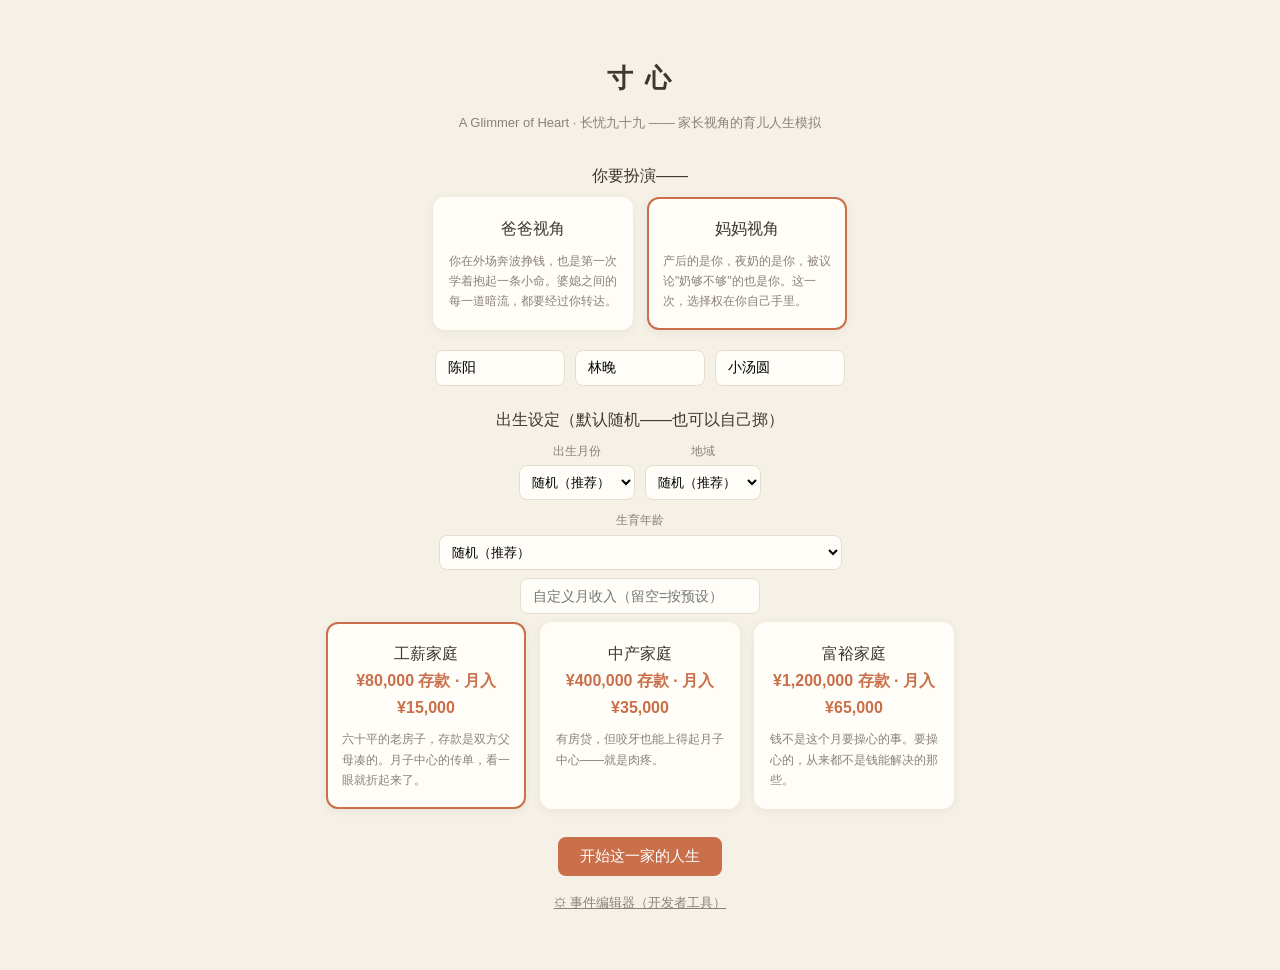
<file: index.html>
<!DOCTYPE html>
<html lang="zh-CN">
<head>
<meta charset="UTF-8">
<meta name="viewport" content="width=device-width, initial-scale=1.0">
<title>寸心 · A Glimmer of Heart</title>
<link rel="stylesheet" href="css/style.css">
</head>
<body>
<div id="app">
  <!-- 开局：选家庭、起名字 -->
  <section id="screen-start" class="screen"></section>
  <!-- 出生报告 -->
  <section id="screen-birth" class="screen hidden"></section>
  <!-- 主游戏界面 -->
  <section id="screen-game" class="screen hidden">
    <header id="topbar"></header>
    <div class="game-layout">
      <aside id="panel-family" class="panel"></aside>
      <main id="event-area"></main>
      <aside id="panel-child" class="panel"></aside>
    </div>
    <div id="tabs">
      <button class="tab-btn active" data-tab="log">时光相册</button>
      <button class="tab-btn" data-tab="dev">开发者视图</button>
    </div>
    <div id="tab-log" class="tab-page"></div>
    <div id="tab-dev" class="tab-page hidden"></div>
  </section>
  <!-- 满月结算 -->
  <section id="screen-end" class="screen hidden"></section>
</div>

<script src="js/data/config.js"></script>
<script src="js/data/flags.js"></script>
<script src="js/data/growth.js"></script>
<script src="js/data/illness.js"></script>
<script src="js/data/anchors.js"></script>
<script src="js/data/templates.js"></script>
<script src="js/core/conditions.js"></script>
<script src="js/core/effects.js"></script>
<script src="js/core/events.js"></script>
<script src="js/core/state.js"></script>
<script src="js/core/engine.js"></script>
<script src="js/ui/assets.js"></script>
<script src="js/ui/render.js"></script>
<script src="js/ui/main.js"></script>
</body>
</html>
</file>
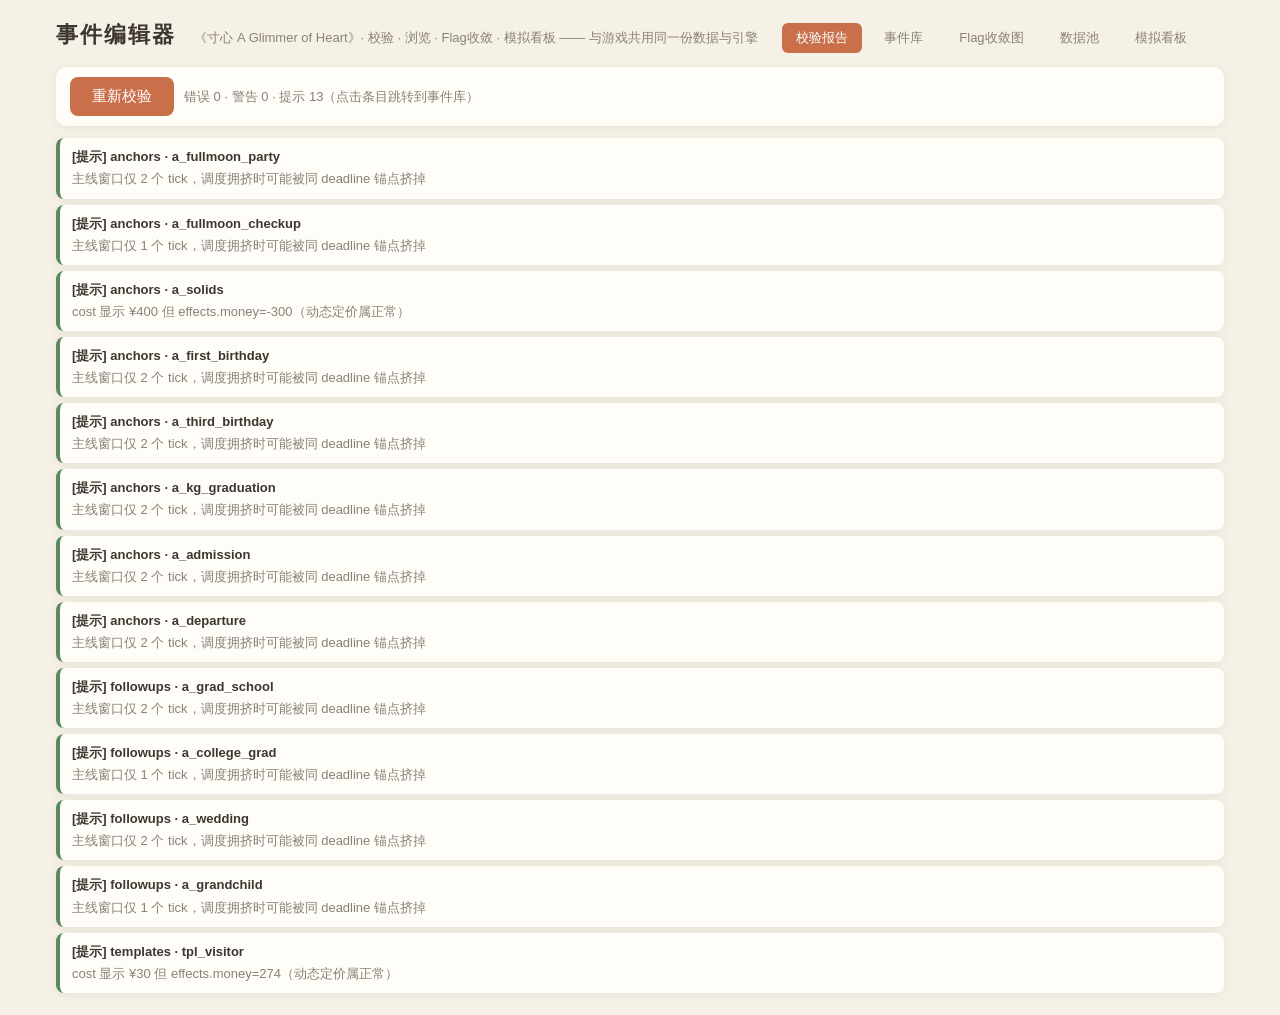
<file: editor.html>
<!DOCTYPE html>
<html lang="zh-CN">
<head>
<meta charset="UTF-8">
<meta name="viewport" content="width=device-width, initial-scale=1.0">
<title>事件编辑器 · 寸心 A Glimmer of Heart</title>
<link rel="stylesheet" href="css/style.css">
<link rel="stylesheet" href="css/editor.css">
</head>
<body data-stage="newborn">
<div id="editor-app">
  <header class="ed-topbar">
    <h1>事件编辑器</h1>
    <span class="sub">《寸心 A Glimmer of Heart》· 校验 · 浏览 · Flag收敛 · 模拟看板 —— 与游戏共用同一份数据与引擎</span>
    <nav class="ed-tabs">
      <button class="tab-btn active" data-tab="validate">校验报告</button>
      <button class="tab-btn" data-tab="library">事件库</button>
      <button class="tab-btn" data-tab="flags">Flag收敛图</button>
      <button class="tab-btn" data-tab="pools">数据池</button>
      <button class="tab-btn" data-tab="sim">模拟看板</button>
    </nav>
  </header>

  <!-- 校验 -->
  <section id="tab-validate" class="ed-page">
    <div class="ed-toolbar">
      <button id="btn-validate">重新校验</button>
      <span id="validate-summary" class="sub"></span>
    </div>
    <div id="validate-list"></div>
  </section>

  <!-- 事件库 -->
  <section id="tab-library" class="ed-page hidden">
    <div class="ed-toolbar">
      <select id="filter-pool">
        <option value="anchors">锚点事件</option>
        <option value="followups">后续事件</option>
        <option value="templates">模板家族</option>
        <option value="illness">疾病池</option>
      </select>
      <select id="filter-stage">
        <option value="">全部阶段</option>
      </select>
      <input id="filter-search" type="text" placeholder="搜索 id / 标题 / 文案…">
      <span id="library-count" class="sub"></span>
    </div>
    <div class="ed-split">
      <div id="library-table" class="ed-table-wrap"></div>
      <div id="library-detail" class="ed-detail"></div>
    </div>
  </section>

  <!-- Flag 收敛图 -->
  <section id="tab-flags" class="ed-page hidden">
    <div class="ed-toolbar">
      <span class="sub">每个 flag：谁设置它（来源/收敛路径）· 谁消费它（条件引用）· 是否注册</span>
    </div>
    <div id="flags-table" class="ed-table-wrap"></div>
  </section>

  <!-- 数据池 -->
  <section id="tab-pools" class="ed-page hidden">
    <div class="ed-toolbar">
      <span class="sub">命运池（出生掷骰）· 消耗品与学费 · 商品价格池 · 固定价格表 · 模板内容池 —— 全部配置数据的只读总览</span>
    </div>
    <div id="pools-report" class="ed-split-v"></div>
  </section>

  <!-- 模拟看板 -->
  <section id="tab-sim" class="ed-page hidden">
    <div class="ed-toolbar">
      <label>局数 <input id="sim-runs" type="number" value="500" min="50" max="5000" step="50"></label>
      <button id="btn-sim">运行模拟</button>
      <button id="btn-sim-stop" class="ghost" disabled>停止</button>
      <div class="ed-progress"><div id="sim-progress-fill"></div></div>
      <span id="sim-status" class="sub"></span>
    </div>
    <div id="sim-report" class="ed-split-v"></div>
  </section>
</div>

<script src="js/data/config.js"></script>
<script src="js/data/flags.js"></script>
<script src="js/data/growth.js"></script>
<script src="js/data/illness.js"></script>
<script src="js/data/anchors.js"></script>
<script src="js/data/templates.js"></script>
<script src="js/core/conditions.js"></script>
<script src="js/core/effects.js"></script>
<script src="js/core/events.js"></script>
<script src="js/core/state.js"></script>
<script src="js/core/engine.js"></script>
<script src="js/editor/validate.js"></script>
<script src="js/editor/dashboard.js"></script>
<script src="js/editor/app.js"></script>
</body>
</html>
</file>
<file: css/style.css>
/* 为人父母 · 月子篇 —— 原型样式 */
:root {
  --bg: #f6f1e7;
  --card: #fffdf8;
  --ink: #3d3730;
  --ink-light: #8a8177;
  --accent: #c96f4a;
  --accent-soft: #f3dccd;
  --line: #e5ddd0;
  --good: #5a8a5c;
  --bad: #b5563f;
  --shadow: 0 2px 10px rgba(80, 60, 40, 0.08);
}

* { box-sizing: border-box; margin: 0; padding: 0; }

body {
  font-family: "PingFang SC", "Microsoft YaHei", sans-serif;
  background: var(--bg);
  color: var(--ink);
  line-height: 1.7;
}

#app { max-width: 960px; margin: 0 auto; padding: 16px; }
.screen { animation: fadein 0.3s ease; }
.hidden { display: none !important; }
@keyframes fadein { from { opacity: 0; } to { opacity: 1; } }

h1 { font-size: 26px; letter-spacing: 2px; }
h2 { font-size: 18px; margin-bottom: 10px; }
.sub { color: var(--ink-light); font-size: 13px; }
.center { text-align: center; }

button {
  font-family: inherit;
  cursor: pointer;
  border: none;
  border-radius: 8px;
  background: var(--accent);
  color: #fff;
  padding: 10px 22px;
  font-size: 15px;
  transition: opacity 0.15s;
}
button:hover { opacity: 0.88; }
button:disabled { background: #cfc7ba; cursor: not-allowed; }
button.ghost { background: transparent; color: var(--accent); border: 1px solid var(--accent); }

/* ---------- 开局屏 ---------- */
.start-box { max-width: 640px; margin: 40px auto; text-align: center; }
.start-box .tagline { margin: 12px 0 28px; }
.name-form { display: flex; gap: 10px; justify-content: center; margin: 24px 0; flex-wrap: wrap; }
.name-form input {
  width: 130px;
  padding: 9px 12px;
  border: 1px solid var(--line);
  border-radius: 8px;
  background: var(--card);
  font-size: 14px;
  font-family: inherit;
}
.preset-cards { display: flex; gap: 14px; justify-content: center; flex-wrap: wrap; }
.preset-card {
  flex: 1 1 170px;
  max-width: 200px;
  background: var(--card);
  border: 2px solid transparent;
  border-radius: 12px;
  padding: 16px 14px;
  cursor: pointer;
  box-shadow: var(--shadow);
  transition: border-color 0.15s;
}
.preset-card:hover { border-color: var(--accent); }
.preset-card .money { color: var(--accent); font-weight: bold; }
.preset-card .desc { font-size: 12px; color: var(--ink-light); margin-top: 8px; text-align: left; }

/* ---------- 出生报告 ---------- */
.birth-box { max-width: 520px; margin: 40px auto; text-align: center; }
.birth-card {
  background: var(--card);
  border-radius: 16px;
  box-shadow: var(--shadow);
  padding: 28px 24px;
  margin: 20px 0;
}
.birth-stats { display: flex; justify-content: center; gap: 30px; margin: 16px 0; }
.birth-stats b { font-size: 22px; display: block; }

/* ---------- 主界面 ---------- */
#topbar { margin-bottom: 12px; }
.topbar-row { display: flex; justify-content: space-between; align-items: baseline; }
.progress { height: 6px; background: var(--line); border-radius: 3px; margin-top: 6px; overflow: hidden; }
.progress > div { height: 100%; background: var(--accent); border-radius: 3px; transition: width 0.3s; }

.game-layout {
  display: grid;
  grid-template-columns: 210px 1fr 210px;
  gap: 14px;
  align-items: start;
}
@media (max-width: 760px) {
  .game-layout { grid-template-columns: 1fr; }
}

.panel {
  background: var(--card);
  border-radius: 12px;
  box-shadow: var(--shadow);
  padding: 14px;
  font-size: 13px;
}
.panel h3 { font-size: 14px; margin-bottom: 10px; color: var(--ink-light); font-weight: normal; }
.stat-row { display: flex; justify-content: space-between; margin: 4px 0; }
.bar { height: 8px; background: var(--line); border-radius: 4px; margin: 2px 0 8px; overflow: hidden; }
.bar > div { height: 100%; border-radius: 4px; transition: width 0.3s; }
.bar-good > div { background: var(--good); }
.bar-mid > div { background: #c99a4a; }
.bar-bad > div { background: var(--bad); }
.chips { display: flex; flex-wrap: wrap; gap: 6px; margin-top: 8px; }
.chip {
  font-size: 11px;
  padding: 2px 8px;
  border-radius: 10px;
  background: var(--accent-soft);
  color: var(--accent);
}
.energy-dots { font-size: 16px; letter-spacing: 3px; }

/* ---------- 事件卡 ---------- */
.event-card {
  background: var(--card);
  border-radius: 14px;
  box-shadow: var(--shadow);
  min-height: 560px;
  padding: 0;
  display: flex;
  flex-direction: column;
  overflow: hidden;
  position: relative;
}
.ev-bg {
  position: absolute; inset: 0; z-index: 0;
  background-size: cover; background-position: center;
}
.ev-scrim {
  position: absolute; inset: 0; z-index: 1;
  background: linear-gradient(180deg,
    rgba(247,239,226,0.18) 0%,
    rgba(247,239,226,0.55) 30%,
    rgba(255,253,248,0.96) 52%,
    #fffdf8 66%);
}
.ev-portrait {
  position: absolute; z-index: 2;
  top: 14px; right: 6%;
  width: 200px; max-height: 300px;
  object-fit: contain;
  filter: drop-shadow(0 6px 12px rgba(0,0,0,0.24));
}
.ev-expr {
  position: absolute; z-index: 3;
  top: 22px; right: calc(6% + 168px);
  width: 58px;
  filter: drop-shadow(0 2px 4px rgba(0,0,0,0.25));
}
.ev-content {
  position: relative; z-index: 4;
  padding: 292px 24px 22px;
  display: flex; flex-direction: column; flex: 1;
}
.event-card.no-scene .ev-bg,
.event-card.no-scene .ev-scrim { display: none; }
.event-card.no-scene .ev-content { padding: 22px; }

.event-title { font-size: 18px; font-weight: bold; margin-bottom: 12px; }
.event-text { font-size: 14.5px; white-space: pre-wrap; flex: 1; }
.queue-dots { text-align: center; color: var(--ink-light); font-size: 12px; margin: 10px 0 2px; letter-spacing: 4px; }


.choices { display: flex; flex-direction: column; gap: 8px; margin-top: 14px; }
.choice-btn {
  text-align: left;
  background: #fff;
  color: var(--ink);
  border: 1.5px solid var(--line);
  padding: 10px 14px;
  font-size: 14px;
  border-radius: 10px;
}
.choice-btn:hover { border-color: var(--accent); color: var(--accent); opacity: 1; }
.choice-btn .cost { float: right; color: var(--ink-light); font-size: 12px; }
.choice-btn:disabled { color: #b5ada1; border-color: var(--line); background: #f4f0e8; }
.choice-btn:disabled .cost { color: var(--bad); }

.result-text { font-size: 15px; color: var(--ink); white-space: pre-wrap; }
.result-hint { color: var(--ink-light); font-size: 12px; margin-top: 8px; }
.day-calm { text-align: center; color: var(--ink-light); padding: 60px 0; }
.next-day-btn { display: block; margin: 16px auto 0; }

/* ---------- 时光相册 / 开发者视图 ---------- */
#tabs { margin-top: 16px; display: flex; gap: 8px; }
.tab-btn {
  background: transparent;
  color: var(--ink-light);
  padding: 6px 14px;
  font-size: 13px;
  border-radius: 6px;
}
.tab-btn.active { background: var(--accent); color: #fff; }
.tab-page {
  background: var(--card);
  border-radius: 12px;
  box-shadow: var(--shadow);
  padding: 14px;
  margin-top: 8px;
  max-height: 260px;
  overflow-y: auto;
  font-size: 13px;
}
.log-item { padding: 6px 0; border-bottom: 1px dashed var(--line); }
.log-item .d { color: var(--ink-light); font-size: 11px; margin-right: 8px; }
.log-item.hl .t { color: var(--accent); font-weight: bold; }
#tab-dev pre { font-size: 11px; white-space: pre-wrap; font-family: Consolas, monospace; }

/* ---------- 结算 ---------- */
.end-box { max-width: 640px; margin: 30px auto; }
.end-section { background: var(--card); border-radius: 12px; box-shadow: var(--shadow); padding: 20px; margin: 14px 0; }
.seed-item { border-left: 3px solid var(--accent); padding: 8px 12px; margin: 10px 0; background: #faf6ef; border-radius: 0 8px 8px 0; }
.seed-item .seed-name { font-weight: bold; }
.seed-item .seed-src { font-size: 12px; color: var(--ink-light); }
.seed-item .seed-preview { font-size: 13px; margin-top: 4px; color: #7a6a55; font-style: italic; }
.end-stats { display: flex; gap: 20px; flex-wrap: wrap; font-size: 13px; }
.end-stats b { display: block; font-size: 20px; color: var(--accent); }

/* 一生回顾时间线 */
.timeline-item {
  display: flex; gap: 12px; padding: 8px 0;
  border-bottom: 1px dashed var(--line);
}
.timeline-item:last-child { border-bottom: none; }
.tl-icon { font-size: 20px; flex-shrink: 0; width: 28px; text-align: center; }
.tl-stage { font-size: 12px; color: var(--accent); font-weight: bold; margin-bottom: 2px; }
.tl-text { font-size: 13px; line-height: 1.7; color: var(--ink); white-space: pre-wrap; }

/* 孩子的信 */
.letter-box {
  background: #fdf9f0;
  border: 1px solid var(--line);
  border-radius: 14px;
  padding: 28px 26px;
  margin: 14px 0;
  box-shadow: var(--shadow);
  position: relative;
}
.letter-box::before {
  content: '✉';
  position: absolute;
  top: -12px; left: 50%;
  transform: translateX(-50%);
  font-size: 24px;
  background: var(--bg);
  padding: 0 10px;
  color: var(--accent);
}
.letter-text {
  font-family: "Kaiti SC", "KaiTi", "FangSong", serif;
  font-size: 15px;
  line-height: 2.2;
  color: #3a3530;
  white-space: pre-wrap;
  letter-spacing: 0.5px;
}

/* ---------- 阶段主题色 ----------
   body[data-stage] 切换整套 CSS 变量。当前原型只玩月子期；
   后续八个阶段的配色已预配置：从暖橘（襁褓）一路走向沉稳（成年），
   青春期用冷色与低饱和（学业压力），成年回到陶土色（烟火气）。 */
body[data-stage="newborn"] { --bg: #f6f1e7; --card: #fffdf8; --accent: #c96f4a; --accent-soft: #f3dccd; --line: #e5ddd0; }
body[data-stage="infant"] { --bg: #f8f4e4; --card: #fffefa; --accent: #c99a3f; --accent-soft: #f4e6c4; --line: #e8dec0; }
body[data-stage="toddler"] { --bg: #f1f6ea; --card: #fdfffa; --accent: #679b52; --accent-soft: #dbeed1; --line: #d8e4cc; }
body[data-stage="kindergarten"] { --bg: #eef5fa; --card: #fbfdff; --accent: #4d8fbe; --accent-soft: #d3e6f2; --line: #d0dfe9; }
body[data-stage="primary"] { --bg: #eef4ef; --card: #fbfefb; --accent: #3e7d5e; --accent-soft: #d3e7da; --line: #d2e0d6; }
body[data-stage="junior"] { --bg: #edf2f8; --card: #fbfcff; --accent: #48749f; --accent-soft: #d5e1ef; --line: #cfdce8; }
body[data-stage="senior"] { --bg: #f2f0f8; --card: #fcfbff; --accent: #675d9e; --accent-soft: #e0dcf0; --line: #ded9ec; }
body[data-stage="college"] { --bg: #eef7f5; --card: #fbfefd; --accent: #37948d; --accent-soft: #d2ebe8; --line: #cfe6e2; }
body[data-stage="adult"] { --bg: #f7f1ee; --card: #fffdfc; --accent: #9d5a50; --accent-soft: #ecd5cf; --line: #e6d5cf; }
</file>
<file: css/editor.css>
/* 事件编辑器样式 */
#editor-app { max-width: 1200px; margin: 0 auto; padding: 16px; }

.ed-topbar { margin-bottom: 14px; }
.ed-topbar h1 { font-size: 22px; display: inline-block; margin-right: 14px; }
.ed-topbar .sub { margin-right: 20px; }
.ed-tabs { display: inline-flex; gap: 8px; }

.ed-page { animation: fadein 0.25s ease; }
.ed-toolbar {
  display: flex; gap: 10px; align-items: center; flex-wrap: wrap;
  background: var(--card); border-radius: 10px; padding: 10px 14px;
  box-shadow: var(--shadow); margin-bottom: 12px;
}
.ed-toolbar input, .ed-toolbar select {
  padding: 6px 10px; border: 1px solid var(--line); border-radius: 6px;
  background: #fff; font-family: inherit; font-size: 13px;
}
.ed-toolbar input[type="number"] { width: 80px; }

.ed-progress { flex: 1; min-width: 120px; height: 8px; background: var(--line); border-radius: 4px; overflow: hidden; }
.ed-progress > div { height: 100%; width: 0; background: var(--accent); transition: width 0.2s; }

/* 校验列表 */
.v-item {
  background: var(--card); border-radius: 8px; padding: 8px 12px; margin: 6px 0;
  border-left: 4px solid var(--good); box-shadow: var(--shadow); cursor: pointer;
}
.v-item.warn { border-left-color: #c99a4a; }
.v-item.error { border-left-color: var(--bad); }
.v-item .v-loc { font-weight: bold; font-size: 13px; }
.v-item .v-msg { font-size: 13px; color: var(--ink-light); }

/* 事件表 */
.ed-split { display: grid; grid-template-columns: minmax(320px, 1fr) minmax(360px, 1.2fr); gap: 12px; align-items: start; }
@media (max-width: 900px) { .ed-split { grid-template-columns: 1fr; } }
.ed-split-v { display: grid; grid-template-columns: 1fr; gap: 12px; }

.ed-table-wrap {
  background: var(--card); border-radius: 10px; box-shadow: var(--shadow);
  max-height: 70vh; overflow: auto;
}
table.ed-table { width: 100%; border-collapse: collapse; font-size: 13px; }
.ed-table th {
  position: sticky; top: 0; background: var(--card); text-align: left;
  padding: 8px 10px; border-bottom: 2px solid var(--line); color: var(--ink-light); font-weight: normal;
}
.ed-table td { padding: 7px 10px; border-bottom: 1px dashed var(--line); vertical-align: top; }
.ed-table tr.selected td { background: var(--accent-soft); }
.ed-table tr { cursor: pointer; }
.ed-table .id { font-family: Consolas, monospace; font-size: 12px; }
.ed-table .bar-cell { position: relative; min-width: 90px; }
.ed-table .bar-cell .fill {
  position: absolute; left: 0; top: 2px; bottom: 2px; background: var(--accent-soft); border-radius: 3px;
}
.ed-table .bar-cell .txt { position: relative; z-index: 1; font-size: 12px; color: var(--ink-light); }

/* 详情面板 */
.ed-detail {
  background: var(--card); border-radius: 10px; box-shadow: var(--shadow); padding: 14px;
  max-height: 70vh; overflow: auto;
}
.ed-detail h3 { font-size: 15px; margin-bottom: 6px; }
.ed-detail .meta { font-size: 12px; color: var(--ink-light); margin-bottom: 10px; }
.ed-detail pre {
  background: #2d2a26; color: #e8e2d8; border-radius: 8px; padding: 12px;
  font-size: 12px; line-height: 1.6; overflow: auto; font-family: Consolas, monospace;
}
.ed-detail .detail-actions { margin: 10px 0; display: flex; gap: 8px; flex-wrap: wrap; }

/* 模拟看板 */
.sim-block {
  background: var(--card); border-radius: 10px; box-shadow: var(--shadow); padding: 14px;
}
.sim-block h3 { font-size: 14px; margin-bottom: 8px; color: var(--ink-light); }
.sim-block .kv { font-size: 13px; margin: 3px 0; }

textarea.json-edit {
  width: 100%; min-height: 300px; border: 1px solid var(--line); border-radius: 8px;
  padding: 10px; font-family: Consolas, monospace; font-size: 12px; line-height: 1.6;
  background: #2d2a26; color: #e8e2d8;
}
</file>
